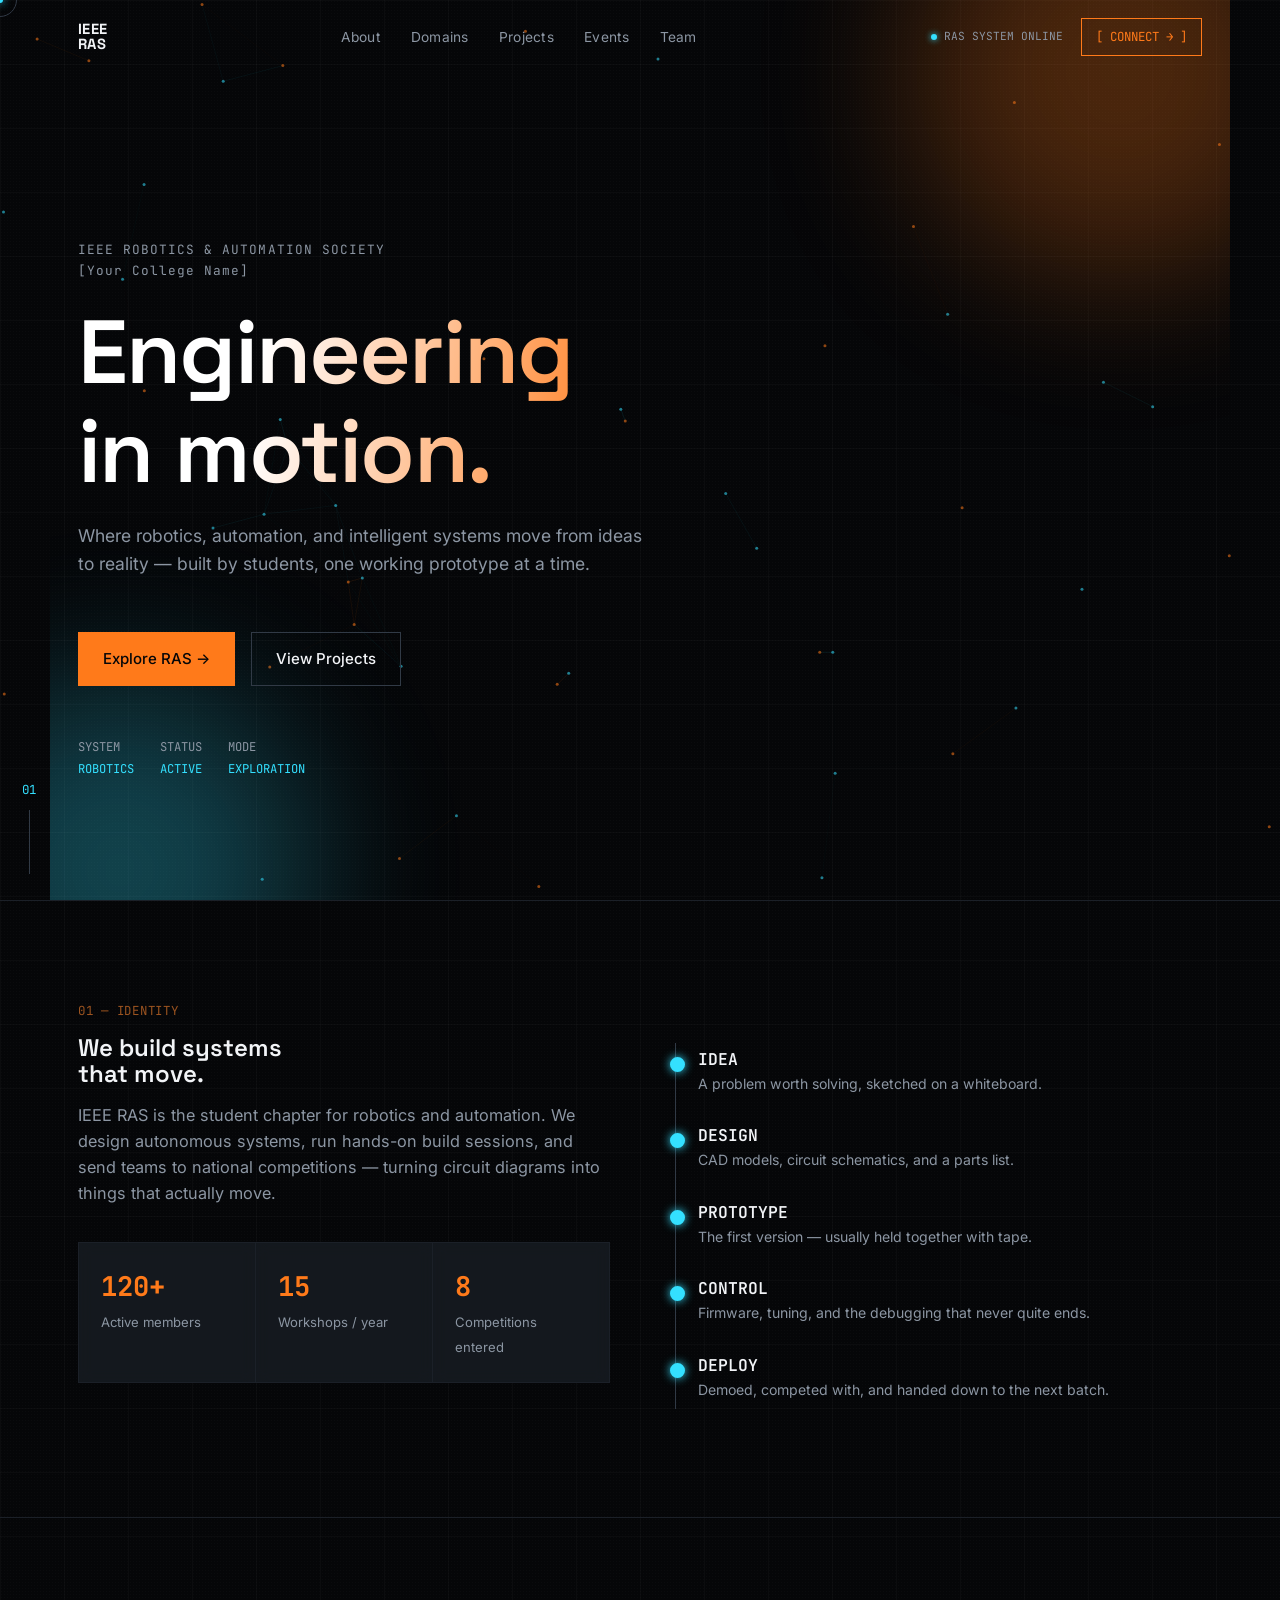
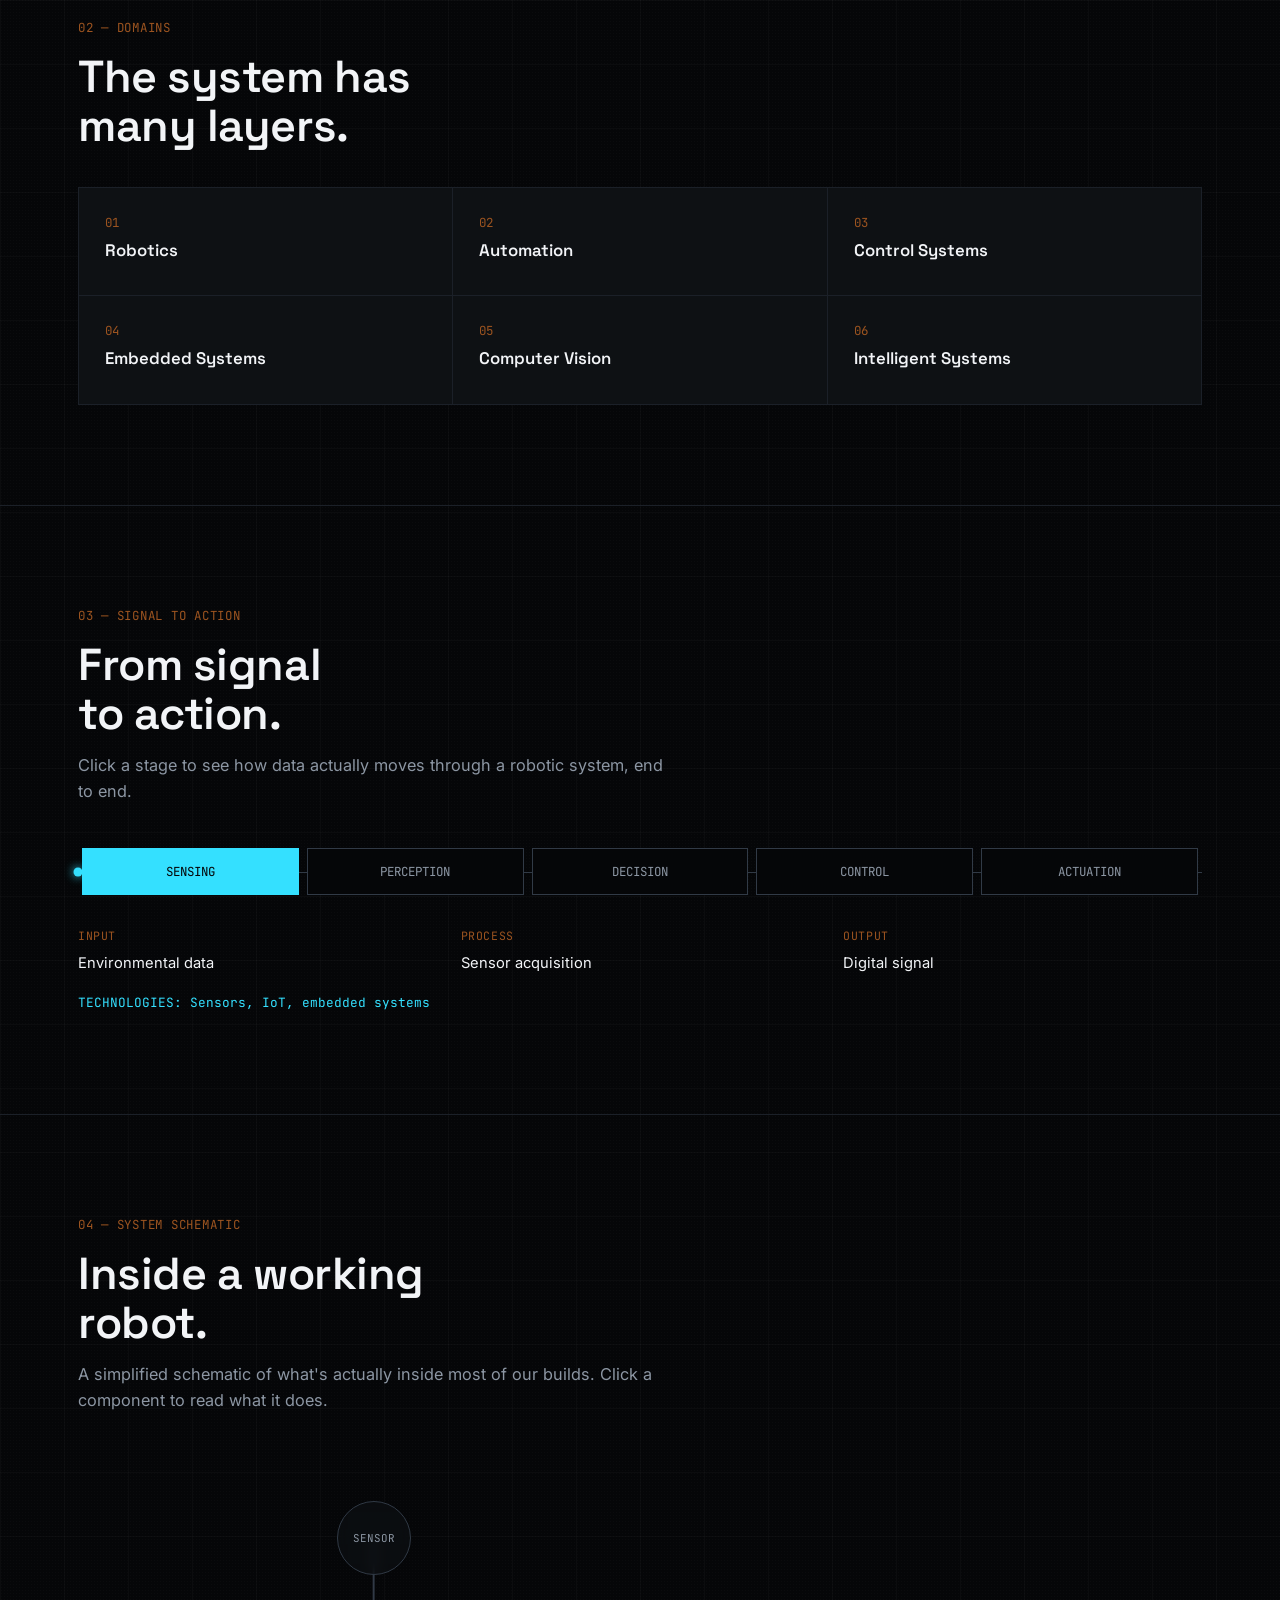
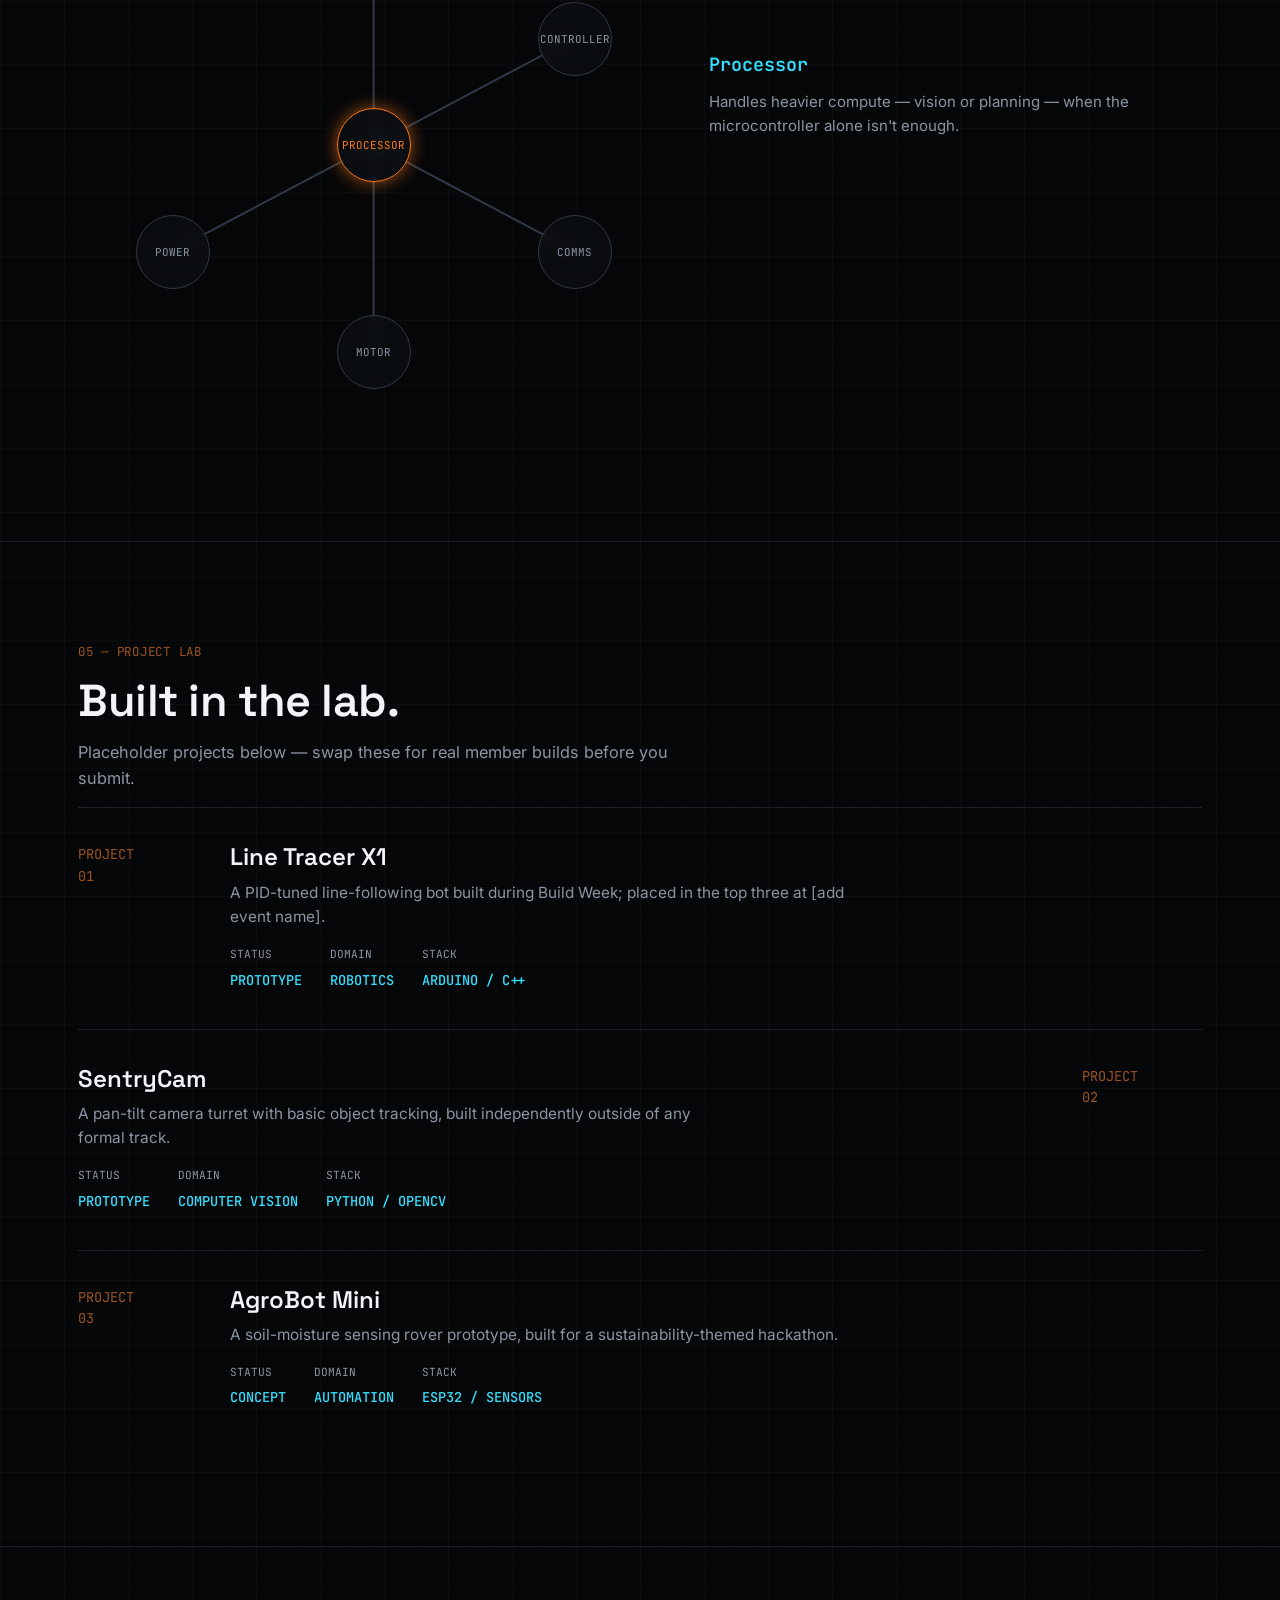
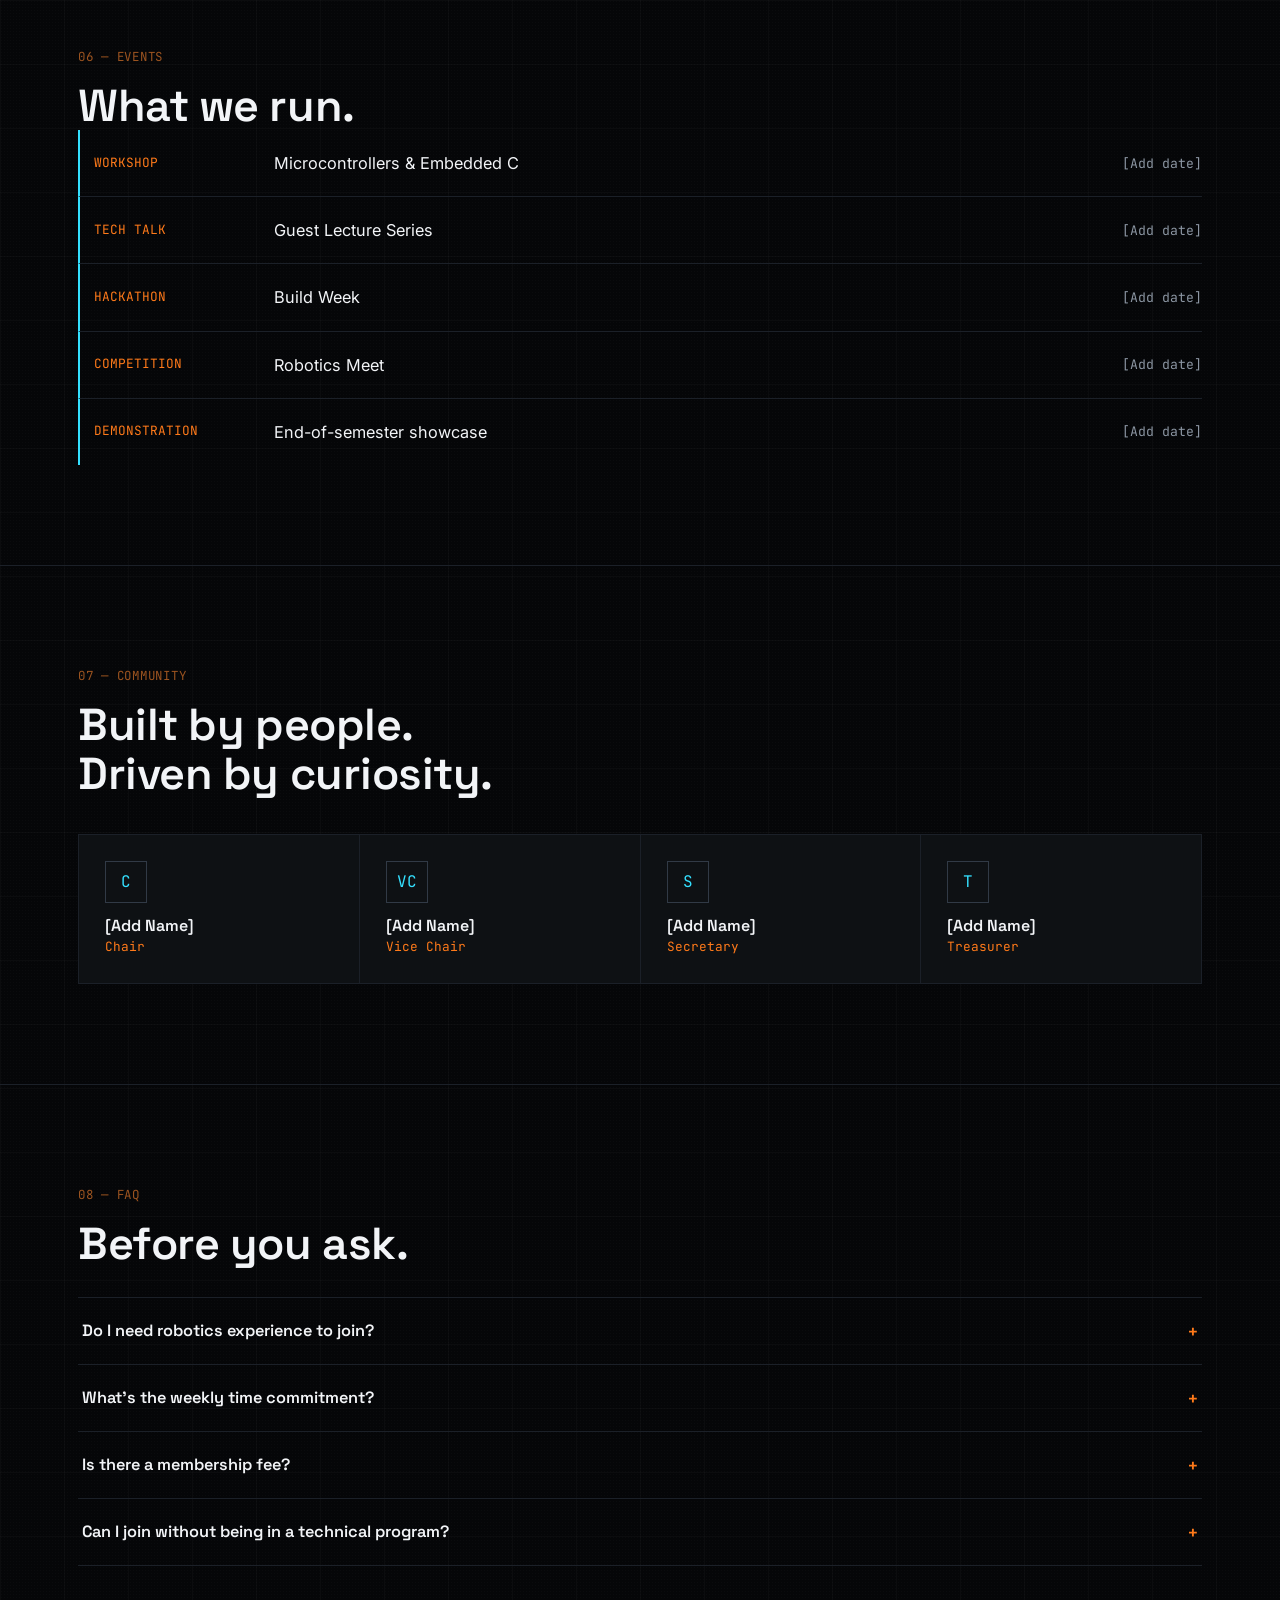
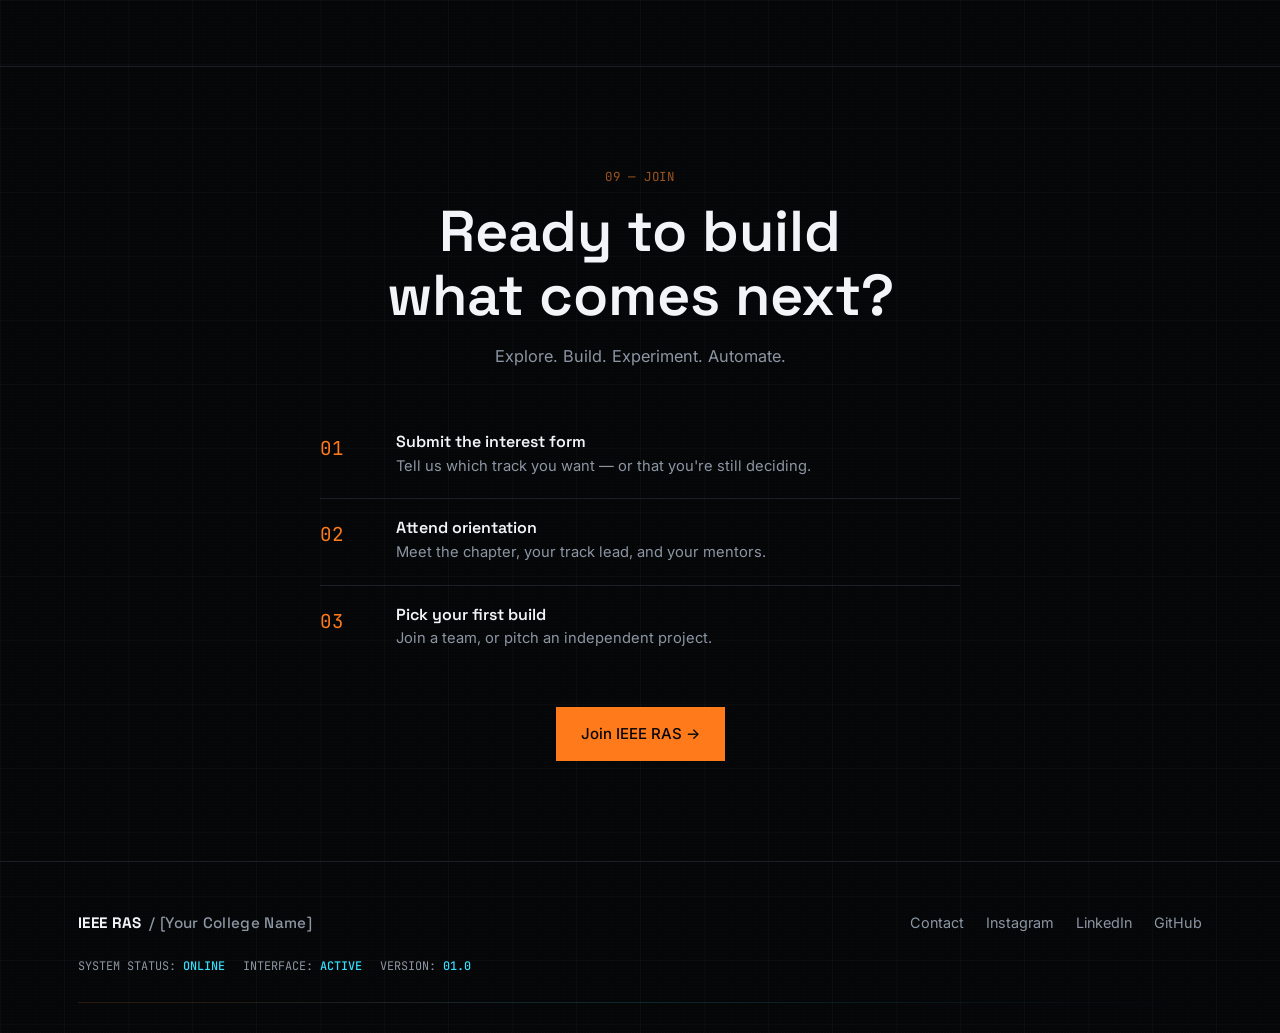
<file: index.html>
<!DOCTYPE html>
<!--
  ============================================================
  QUICK EDIT GUIDE — replace these before you submit:
  1. "[Your College Name]"        → search this file, appears twice
  2. Stats in #identity           → your chapter's real member/event counts
  3. Signal-stage copy in #signal → fine to leave; it's generic and true
  4. Project cards in #lab        → real member projects (swap placeholders)
  5. Events in #events            → real event names + dates
  6. Names/roles in #community    → your actual office bearers
  7. FAQ fee answer in #faq       → your chapter's real membership fee
  8. Contact email & socials      → in the footer
  ============================================================
-->
<html lang="en">
<head>
<meta charset="UTF-8">
<meta name="viewport" content="width=device-width, initial-scale=1.0">
<title>IEEE RAS — Engineering in Motion</title>
<meta name="description" content="IEEE Robotics &amp; Automation Society student chapter — autonomous systems, competitive robotics, workshops, and a hands-on build community.">
<meta property="og:title" content="IEEE RAS — Engineering in Motion">
<meta property="og:description" content="The student chapter for robotics and automation — autonomous systems, competitive robotics, and hands-on build culture.">
<meta property="og:type" content="website">
<link rel="icon" type="image/svg+xml" href="favicon.svg">
<link rel="preconnect" href="https://fonts.googleapis.com">
<link rel="preconnect" href="https://fonts.gstatic.com" crossorigin>
<link href="https://fonts.googleapis.com/css2?family=Space+Grotesk:wght@400;500;600;700&family=Inter:wght@400;500;600&family=JetBrains+Mono:wght@400;500&display=swap" rel="stylesheet">
<link rel="stylesheet" href="style.css">
</head>
<body>

<div id="boot-screen" aria-hidden="true">
  <div class="boot-inner">
    <div class="boot-lines">
      <p class="boot-line">&gt; INITIALIZING RAS SYSTEM<span class="ok">...</span></p>
      <p class="boot-line">&gt; LOADING ROBOTICS MODULE<span class="ok">...</span></p>
      <p class="boot-line">&gt; CALIBRATING INTERFACE<span class="ok">...</span></p>
      <p class="boot-line">&gt; CONNECTING SYSTEMS<span class="ok">...</span></p>
      <p class="boot-line">&gt; SYSTEM READY <span class="ok">✓</span></p>
    </div>
    <div class="boot-progress"><div class="boot-progress-bar"></div></div>
  </div>
</div>

<div id="cursor-dot" aria-hidden="true"></div>
<div id="cursor-ring" aria-hidden="true"></div>
<canvas id="bg-canvas" aria-hidden="true"></canvas>
<div id="scroll-bar" aria-hidden="true"></div>

<div class="scroll-indicator" aria-hidden="true">
  <div class="scroll-indicator-num mono">01</div>
  <div class="scroll-indicator-line"><div class="scroll-indicator-fill"></div></div>
</div>

<header>
  <div class="wrap nav">
    <a class="brand" href="#top"><span>IEEE</span><span>RAS</span></a>
    <ul class="nav-links">
      <li><a href="#identity">About</a></li>
      <li><a href="#domains">Domains</a></li>
      <li><a href="#lab">Projects</a></li>
      <li><a href="#events">Events</a></li>
      <li><a href="#community">Team</a></li>
    </ul>
    <div class="nav-right">
      <div class="nav-status mono"><span class="dot"></span>RAS SYSTEM ONLINE</div>
      <a class="nav-cta" href="#join">[ CONNECT → ]</a>
    </div>
    <button class="nav-toggle mono" id="navToggle" aria-label="Open menu" aria-expanded="false" aria-controls="mobile-menu">☰</button>
  </div>
</header>

<div class="mobile-menu" id="mobile-menu">
  <button class="mobile-menu-close mono" aria-label="Close menu">✕</button>
  <a href="#identity">About</a>
  <a href="#domains">Domains</a>
  <a href="#lab">Projects</a>
  <a href="#events">Events</a>
  <a href="#community">Team</a>
  <a href="#join">Join</a>
</div>

<main id="top">

  <section class="hero wrap">
    <div class="glow-blob orange"></div>
    <div class="glow-blob cyan"></div>
    <div class="hero-label mono">IEEE ROBOTICS &amp; AUTOMATION SOCIETY<br>[Your College Name]</div>
    <h1>Engineering<br>in motion.</h1>
    <p class="hero-sub">Where robotics, automation, and intelligent systems move from ideas to
    reality — built by students, one working prototype at a time.</p>
    <div class="hero-ctas">
      <a class="btn btn-primary magnetic" href="#domains">Explore RAS →</a>
      <a class="btn btn-ghost magnetic" href="#lab">View Projects</a>
    </div>
    <div class="status-readout">
      <div><span class="k">SYSTEM</span><span class="v">ROBOTICS</span></div>
      <div><span class="k">STATUS</span><span class="v">ACTIVE</span></div>
      <div><span class="k">MODE</span><span class="v">EXPLORATION</span></div>
    </div>
  </section>

  <section id="identity">
    <div class="wrap">
      <div class="section-label mono">01 — IDENTITY</div>
      <div class="identity-grid">
        <div class="reveal">
          <h2>We build systems<br>that move.</h2>
          <p class="lede">IEEE RAS is the student chapter for robotics and automation. We
          design autonomous systems, run hands-on build sessions, and send teams to national
          competitions — turning circuit diagrams into things that actually move.</p>
          <div class="glance-strip">
            <div class="glance-cell"><b data-target="120" data-suffix="+">0</b><span>Active members</span></div>
            <div class="glance-cell"><b data-target="15">0</b><span>Workshops / year</span></div>
            <div class="glance-cell"><b data-target="8">0</b><span>Competitions entered</span></div>
          </div>
        </div>
        <div class="pipeline">
          <div class="pipeline-step reveal"><h3 class="mono">IDEA</h3><p>A problem worth solving, sketched on a whiteboard.</p></div>
          <div class="pipeline-step reveal"><h3 class="mono">DESIGN</h3><p>CAD models, circuit schematics, and a parts list.</p></div>
          <div class="pipeline-step reveal"><h3 class="mono">PROTOTYPE</h3><p>The first version — usually held together with tape.</p></div>
          <div class="pipeline-step reveal"><h3 class="mono">CONTROL</h3><p>Firmware, tuning, and the debugging that never quite ends.</p></div>
          <div class="pipeline-step reveal"><h3 class="mono">DEPLOY</h3><p>Demoed, competed with, and handed down to the next batch.</p></div>
        </div>
      </div>
    </div>
  </section>

  <section id="domains">
    <div class="wrap reveal">
      <div class="section-label mono">02 — DOMAINS</div>
      <div class="section-head"><h2>The system has<br>many layers.</h2></div>
      <div class="domain-grid">
        <button class="domain-module" aria-expanded="false">
          <span class="domain-index mono">01</span><h3>Robotics</h3>
          <div class="domain-desc">Mechanical design, actuation, and the physical bodies our systems live in.</div>
        </button>
        <button class="domain-module" aria-expanded="false">
          <span class="domain-index mono">02</span><h3>Automation</h3>
          <div class="domain-desc">Systems that run a process end-to-end with minimal human input.</div>
        </button>
        <button class="domain-module" aria-expanded="false">
          <span class="domain-index mono">03</span><h3>Control Systems</h3>
          <div class="domain-desc">The feedback loops and tuning that keep a robot stable and predictable.</div>
        </button>
        <button class="domain-module" aria-expanded="false">
          <span class="domain-index mono">04</span><h3>Embedded Systems</h3>
          <div class="domain-desc">Microcontrollers, firmware, and the code that runs closest to the hardware.</div>
        </button>
        <button class="domain-module" aria-expanded="false">
          <span class="domain-index mono">05</span><h3>Computer Vision</h3>
          <div class="domain-desc">Letting a robot make sense of a camera feed in real time.</div>
        </button>
        <button class="domain-module" aria-expanded="false">
          <span class="domain-index mono">06</span><h3>Intelligent Systems</h3>
          <div class="domain-desc">Lightweight decision-making layered on top of everything else here.</div>
        </button>
      </div>
    </div>
  </section>

  <section id="signal">
    <div class="wrap reveal">
      <div class="section-label mono">03 — SIGNAL TO ACTION</div>
      <div class="section-head">
        <h2>From signal<br>to action.</h2>
        <p class="lede">Click a stage to see how data actually moves through a robotic system,
        end to end.</p>
      </div>
      <div class="signal-track" role="tablist" aria-label="Signal pipeline stages">
        <div class="signal-line"></div>
        <div class="signal-dot"></div>
        <button class="signal-stage" role="tab" aria-selected="true"
          data-input="Environmental data" data-process="Sensor acquisition"
          data-output="Digital signal" data-tech="Sensors, IoT, embedded systems">SENSING</button>
        <button class="signal-stage" role="tab" aria-selected="false"
          data-input="Raw digital signal" data-process="Filtering and feature extraction"
          data-output="Structured sensor data" data-tech="Signal processing, computer vision">PERCEPTION</button>
        <button class="signal-stage" role="tab" aria-selected="false"
          data-input="Structured sensor data" data-process="Rule-based or learned decision logic"
          data-output="A chosen action" data-tech="Control theory, lightweight ML">DECISION</button>
        <button class="signal-stage" role="tab" aria-selected="false"
          data-input="Chosen action" data-process="Translating intent into motor commands"
          data-output="Control signal" data-tech="PID control, motor drivers">CONTROL</button>
        <button class="signal-stage" role="tab" aria-selected="false"
          data-input="Control signal" data-process="Physical movement or output"
          data-output="Real-world action" data-tech="Motors, servos, actuators">ACTUATION</button>
      </div>
      <div class="signal-panel">
        <div class="signal-panel-grid">
          <div><span class="mono">INPUT</span><p id="signal-input"></p></div>
          <div><span class="mono">PROCESS</span><p id="signal-process"></p></div>
          <div><span class="mono">OUTPUT</span><p id="signal-output"></p></div>
        </div>
        <div class="signal-tech mono" id="signal-tech"></div>
      </div>
    </div>
  </section>

  <section id="twin">
    <div class="wrap reveal">
      <div class="section-label mono">04 — SYSTEM SCHEMATIC</div>
      <div class="section-head">
        <h2>Inside a working<br>robot.</h2>
        <p class="lede">A simplified schematic of what's actually inside most of our builds.
        Click a component to read what it does.</p>
      </div>
      <div class="schematic">
        <div class="schematic-diagram">
          <svg viewBox="0 0 300 300" aria-hidden="true">
            <line x1="150" y1="150" x2="150" y2="45" stroke="#313a46" stroke-width="1"/>
            <line x1="150" y1="150" x2="252" y2="96" stroke="#313a46" stroke-width="1"/>
            <line x1="150" y1="150" x2="252" y2="204" stroke="#313a46" stroke-width="1"/>
            <line x1="150" y1="150" x2="150" y2="255" stroke="#313a46" stroke-width="1"/>
            <line x1="150" y1="150" x2="48" y2="204" stroke="#313a46" stroke-width="1"/>
          </svg>
          <button class="twin-node active" style="top:50%; left:50%;"
            data-title="Processor" data-desc="Handles heavier compute — vision or planning — when the microcontroller alone isn't enough.">PROCESSOR</button>
          <button class="twin-node" style="top:15%; left:50%;"
            data-title="Sensor" data-desc="Reads the environment — distance, light, orientation — and turns it into raw signal.">SENSOR</button>
          <button class="twin-node" style="top:32%; left:84%;"
            data-title="Controller" data-desc="The microcontroller running the logic that decides what happens next.">CONTROLLER</button>
          <button class="twin-node" style="top:68%; left:84%;"
            data-title="Communication" data-desc="Wireless or wired links back to a controller, base station, or another robot.">COMMS</button>
          <button class="twin-node" style="top:85%; left:50%;"
            data-title="Motor" data-desc="Converts electrical signal into physical motion.">MOTOR</button>
          <button class="twin-node" style="top:68%; left:16%;"
            data-title="Power" data-desc="Batteries and regulation — the part everyone forgets about until it runs out.">POWER</button>
        </div>
        <div class="schematic-panel">
          <h3 id="schematic-title" class="mono">PROCESSOR</h3>
          <p id="schematic-desc"></p>
        </div>
      </div>
    </div>
  </section>

  <section id="lab">
    <div class="wrap reveal">
      <div class="section-label mono">05 — PROJECT LAB</div>
      <div class="section-head">
        <h2>Built in the lab.</h2>
        <p class="lede">Placeholder projects below — swap these for real member builds before
        you submit.</p>
      </div>
      <div class="lab-panel">
        <div class="lab-index mono">PROJECT<br>01</div>
        <div>
          <h3>Line Tracer X1</h3>
          <p>A PID-tuned line-following bot built during Build Week; placed in the top three
          at [add event name].</p>
          <div class="lab-meta">
            <div><span>STATUS</span><b>PROTOTYPE</b></div>
            <div><span>DOMAIN</span><b>ROBOTICS</b></div>
            <div><span>STACK</span><b>ARDUINO / C++</b></div>
          </div>
        </div>
      </div>
      <div class="lab-panel">
        <div class="lab-index mono">PROJECT<br>02</div>
        <div>
          <h3>SentryCam</h3>
          <p>A pan-tilt camera turret with basic object tracking, built independently outside
          of any formal track.</p>
          <div class="lab-meta">
            <div><span>STATUS</span><b>PROTOTYPE</b></div>
            <div><span>DOMAIN</span><b>COMPUTER VISION</b></div>
            <div><span>STACK</span><b>PYTHON / OPENCV</b></div>
          </div>
        </div>
      </div>
      <div class="lab-panel">
        <div class="lab-index mono">PROJECT<br>03</div>
        <div>
          <h3>AgroBot Mini</h3>
          <p>A soil-moisture sensing rover prototype, built for a sustainability-themed
          hackathon.</p>
          <div class="lab-meta">
            <div><span>STATUS</span><b>CONCEPT</b></div>
            <div><span>DOMAIN</span><b>AUTOMATION</b></div>
            <div><span>STACK</span><b>ESP32 / SENSORS</b></div>
          </div>
        </div>
      </div>
    </div>
  </section>

  <section id="events">
    <div class="wrap reveal">
      <div class="section-label mono">06 — EVENTS</div>
      <div class="section-head"><h2>What we run.</h2></div>
      <div class="event-list">
        <div class="event-row reveal">
          <div class="event-tag mono">WORKSHOP</div>
          <div class="event-name">Microcontrollers &amp; Embedded C</div>
          <div class="event-note">[Add date]</div>
        </div>
        <div class="event-row reveal">
          <div class="event-tag mono">TECH TALK</div>
          <div class="event-name">Guest Lecture Series</div>
          <div class="event-note">[Add date]</div>
        </div>
        <div class="event-row reveal">
          <div class="event-tag mono">HACKATHON</div>
          <div class="event-name">Build Week</div>
          <div class="event-note">[Add date]</div>
        </div>
        <div class="event-row reveal">
          <div class="event-tag mono">COMPETITION</div>
          <div class="event-name">Robotics Meet</div>
          <div class="event-note">[Add date]</div>
        </div>
        <div class="event-row reveal">
          <div class="event-tag mono">DEMONSTRATION</div>
          <div class="event-name">End-of-semester showcase</div>
          <div class="event-note">[Add date]</div>
        </div>
      </div>
    </div>
  </section>

  <section id="community">
    <div class="wrap reveal">
      <div class="section-label mono">07 — COMMUNITY</div>
      <div class="section-head"><h2>Built by people.<br>Driven by curiosity.</h2></div>
      <div class="community-grid">
        <div class="community-card"><div class="community-avatar mono">C</div><h3>[Add Name]</h3><div class="community-role">Chair</div></div>
        <div class="community-card"><div class="community-avatar mono">VC</div><h3>[Add Name]</h3><div class="community-role">Vice Chair</div></div>
        <div class="community-card"><div class="community-avatar mono">S</div><h3>[Add Name]</h3><div class="community-role">Secretary</div></div>
        <div class="community-card"><div class="community-avatar mono">T</div><h3>[Add Name]</h3><div class="community-role">Treasurer</div></div>
      </div>
    </div>
  </section>

  <section id="faq">
    <div class="wrap reveal">
      <div class="section-label mono">08 — FAQ</div>
      <div class="section-head"><h2>Before you ask.</h2></div>
      <div class="faq-list">
        <div class="faq-item">
          <button class="faq-question">Do I need robotics experience to join?<span class="faq-icon mono">+</span></button>
          <div class="faq-answer"><p>No. Most members start with zero hardware experience — that's what Build Week and the workshops are for.</p></div>
        </div>
        <div class="faq-item">
          <button class="faq-question">What's the weekly time commitment?<span class="faq-icon mono">+</span></button>
          <div class="faq-answer"><p>It varies by track and season — expect a couple of hours a week outside of event crunch periods.</p></div>
        </div>
        <div class="faq-item">
          <button class="faq-question">Is there a membership fee?<span class="faq-icon mono">+</span></button>
          <div class="faq-answer"><p>[Add your chapter's fee structure here, or say membership is free if it is.]</p></div>
        </div>
        <div class="faq-item">
          <button class="faq-question">Can I join without being in a technical program?<span class="faq-icon mono">+</span></button>
          <div class="faq-answer"><p>Yes — teams need documentation, outreach, and event coordination as much as they need firmware.</p></div>
        </div>
      </div>
    </div>
  </section>

  <section id="join" class="cta-section">
    <div class="wrap reveal">
      <div class="section-label mono" style="text-align:center;">09 — JOIN</div>
      <h2>Ready to build<br>what comes next?</h2>
      <p class="lede">Explore. Build. Experiment. Automate.</p>
      <div class="steps">
        <div class="step"><div><h3>Submit the interest form</h3><p>Tell us which track you want — or that you're still deciding.</p></div></div>
        <div class="step"><div><h3>Attend orientation</h3><p>Meet the chapter, your track lead, and your mentors.</p></div></div>
        <div class="step"><div><h3>Pick your first build</h3><p>Join a team, or pitch an independent project.</p></div></div>
      </div>
      <div class="hero-ctas" style="justify-content:center; margin-top:36px;">
        <a class="btn btn-primary magnetic" href="mailto:ieee.ras@yourcollege.edu">Join IEEE RAS →</a>
      </div>
    </div>
  </section>

</main>

<footer>
  <div class="wrap">
    <div class="foot-row">
      <div class="brand brand-row mono" style="font-size:0.95rem;">IEEE RAS <span class="brand-sub">/ [Your College Name]</span></div>
      <ul class="foot-links">
        <li><a href="mailto:ieee.ras@yourcollege.edu">Contact</a></li>
        <li><a href="#" target="_blank" rel="noopener">Instagram</a></li>
        <li><a href="#" target="_blank" rel="noopener">LinkedIn</a></li>
        <li><a href="https://github.com/" target="_blank" rel="noopener">GitHub</a></li>
      </ul>
    </div>
    <div class="foot-readout">
      <span>SYSTEM STATUS: <b>ONLINE</b></span>
      <span>INTERFACE: <b>ACTIVE</b></span>
      <span>VERSION: <b>01.0</b></span>
    </div>
    <div class="foot-fadeline"></div>
  </div>
</footer>

<script src="main.js"></script>
</body>
</html>
</file>
<file: style.css>
:root{
  --bg: #050608;
  --bg-2: #0a0d10;
  --panel: rgba(16,19,23,0.55);
  --panel-solid: #0e1114;
  --line: #1b2028;
  --line-bright: #313a46;
  --orange: #ff7a1a;
  --orange-dim: #9c5420;
  --cyan: #34e0ff;
  --cyan-dim: #1f7a8c;
  --text: #f2f4f7;
  --muted: #8c96a3;
  --maxw: 1180px;
}
*{box-sizing:border-box;}
html{scroll-behavior:smooth;}
html.has-custom-cursor, html.has-custom-cursor *{ cursor:none !important; }
body{
  margin:0;
  background:var(--bg);
  color:var(--text);
  font-family:'Inter',sans-serif;
  line-height:1.6;
  -webkit-font-smoothing:antialiased;
  overflow-x:hidden;
}
/* fine grain noise + grid, layered once on body */
body{
  background-image:
    radial-gradient(rgba(255,255,255,0.02) 1px, transparent 1px),
    linear-gradient(rgba(255,255,255,0.025) 1px, transparent 1px),
    linear-gradient(90deg, rgba(255,255,255,0.025) 1px, transparent 1px);
  background-size:3px 3px, 64px 64px, 64px 64px;
}
h1,h2,h3{ font-family:'Space Grotesk',sans-serif; font-weight:600; line-height:1.1; margin:0; }
.mono{ font-family:'JetBrains Mono',monospace; }
a{ color:inherit; }
img{ max-width:100%; display:block; }
.wrap{ max-width:var(--maxw); margin:0 auto; padding:0 28px; }
button{ font-family:inherit; }
:focus-visible{ outline:2px solid var(--cyan); outline-offset:3px; }

::-webkit-scrollbar{ width:9px; }
::-webkit-scrollbar-track{ background:var(--bg); }
::-webkit-scrollbar-thumb{ background:linear-gradient(var(--orange), var(--cyan)); border-radius:6px; }

/* ============ BOOT SEQUENCE ============ */
#boot-screen{
  position:fixed; inset:0; z-index:999; background:var(--bg);
  display:flex; align-items:center; justify-content:center;
  transition:opacity .5s ease, visibility .5s ease;
}
#boot-screen.hidden{ opacity:0; visibility:hidden; pointer-events:none; }
.boot-inner{ width:min(420px, 86vw); }
.boot-lines{ min-height:132px; }
.boot-line{
  font-family:'JetBrains Mono',monospace; font-size:0.82rem; color:var(--cyan);
  opacity:0; margin:0 0 8px; letter-spacing:0.02em;
}
.boot-line.shown{ opacity:1; }
.boot-line .ok{ color:var(--orange); }
.boot-progress{ height:2px; background:var(--line); margin-top:18px; overflow:hidden; }
.boot-progress-bar{ height:100%; width:0%; background:linear-gradient(90deg, var(--orange), var(--cyan)); }

/* ============ CUSTOM CURSOR ============ */
#cursor-dot, #cursor-ring{
  position:fixed; top:0; left:0; pointer-events:none; z-index:998;
  border-radius:50%; transform:translate(-50%,-50%); display:none;
}
html.has-custom-cursor #cursor-dot, html.has-custom-cursor #cursor-ring{ display:block; }
#cursor-dot{ width:6px; height:6px; background:var(--cyan); box-shadow:0 0 8px var(--cyan); }
#cursor-ring{
  width:34px; height:34px; border:1px solid var(--line-bright);
  transition:transform .18s ease-out, border-color .18s ease, width .18s ease, height .18s ease, background .18s ease;
}
#cursor-ring.is-active{
  border-color:var(--orange); background:rgba(255,122,26,0.08);
  width:52px; height:52px;
}

/* ============ AMBIENT BACKGROUND + PROGRESS ============ */
#bg-canvas{ position:fixed; inset:0; z-index:-1; width:100%; height:100%; pointer-events:none; }
#scroll-bar{
  position:fixed; top:0; left:0; height:2px; width:100%;
  background:linear-gradient(90deg, var(--orange), var(--cyan));
  transform:scaleX(0); transform-origin:left; z-index:97;
}
main, footer{ position:relative; z-index:1; }

/* side scroll indicator */
.scroll-indicator{
  position:fixed; left:22px; bottom:26px; z-index:40;
  display:flex; flex-direction:column; align-items:center; gap:10px;
}
.scroll-indicator-num{ font-family:'JetBrains Mono',monospace; font-size:0.78rem; color:var(--cyan); }
.scroll-indicator-line{ width:1px; height:64px; background:var(--line-bright); position:relative; overflow:hidden; }
.scroll-indicator-fill{ position:absolute; top:0; left:0; width:100%; background:var(--orange); height:0%; transition:height .3s ease; }
@media (max-width:880px){ .scroll-indicator{ display:none; } }

/* ============ HEADER / NAV ============ */
header{ position:fixed; top:0; left:0; right:0; z-index:60; padding:18px 0; transition:background .3s ease, border-color .3s ease, padding .3s ease; }
.nav{ display:flex; align-items:center; justify-content:space-between; }
header.scrolled{ background:rgba(5,6,8,0.72); backdrop-filter:blur(14px); border-bottom:1px solid var(--line); padding:12px 0; }
.brand{ display:flex; flex-direction:column; line-height:1; text-decoration:none; font-family:'Space Grotesk',sans-serif; font-weight:700; font-size:0.92rem; letter-spacing:0.02em; }
.brand.brand-row{ flex-direction:row; align-items:center; gap:8px; }
.brand-sub{ color:var(--muted); font-weight:500; }
.nav-links{ display:flex; gap:30px; list-style:none; margin:0; padding:0; }
.nav-links a{ text-decoration:none; color:var(--muted); font-size:0.86rem; letter-spacing:0.02em; transition:color .15s ease; }
.nav-links a:hover{ color:var(--text); }
.nav-right{ display:flex; align-items:center; gap:18px; }
.nav-status{ display:flex; align-items:center; gap:7px; font-family:'JetBrains Mono',monospace; font-size:0.7rem; color:var(--muted); }
.nav-status .dot{ width:6px; height:6px; border-radius:50%; background:var(--cyan); box-shadow:0 0 6px var(--cyan); animation:pulseDot 2.2s ease-in-out infinite; }
.nav-cta{ border:1px solid var(--orange); color:var(--orange); font-family:'JetBrains Mono',monospace; font-size:0.78rem; padding:8px 14px; text-decoration:none; transition:background .15s ease, color .15s ease; }
.nav-cta:hover{ background:var(--orange); color:#050608; }
.nav-toggle{ display:none; background:none; border:1px solid var(--line-bright); color:var(--text); padding:8px 12px; }
@keyframes pulseDot{ 0%,100%{ opacity:1; } 50%{ opacity:0.35; } }

.mobile-menu{
  position:fixed; inset:0; background:var(--bg); z-index:59;
  display:flex; flex-direction:column; align-items:flex-start; justify-content:center; gap:22px;
  padding:0 32px; transform:translateY(-100%); transition:transform .35s ease; visibility:hidden;
}
.mobile-menu.open{ transform:translateY(0); visibility:visible; }
.mobile-menu a{ font-family:'Space Grotesk',sans-serif; font-size:1.8rem; text-decoration:none; color:var(--text); }
.mobile-menu-close{ position:absolute; top:22px; right:28px; background:none; border:1px solid var(--line-bright); color:var(--text); padding:8px 12px; }

/* ============ SECTION SCAFFOLDING ============ */
section{ padding:100px 0; position:relative; }
section + section{ border-top:1px solid var(--line); }
.section-label{ font-family:'JetBrains Mono',monospace; font-size:0.78rem; color:var(--orange-dim); letter-spacing:0.06em; margin-bottom:14px; }
.section-head h2{ font-size:clamp(1.9rem, 3.6vw, 2.8rem); letter-spacing:-0.01em; }
.lede{ color:var(--muted); max-width:60ch; margin-top:14px; font-size:1.02rem; }

.reveal{ opacity:0; transform:translateY(18px); transition:opacity .7s ease, transform .7s ease; }
.reveal.is-visible{ opacity:1; transform:none; }
@media (prefers-reduced-motion: reduce){ .reveal{ opacity:1; transform:none; transition:none; } }

.glow-blob{ position:absolute; border-radius:50%; filter:blur(80px); opacity:0.28; pointer-events:none; z-index:-1; }
.glow-blob.orange{ background:var(--orange); }
.glow-blob.cyan{ background:var(--cyan); }

/* ============ HERO ============ */
.hero{ min-height:100vh; display:flex; flex-direction:column; justify-content:center; padding-top:120px; position:relative; overflow:hidden; }
.hero .glow-blob.orange{ width:420px; height:420px; top:-140px; right:-100px; }
.hero .glow-blob.cyan{ width:380px; height:380px; bottom:-160px; left:-120px; }
.hero-label{ font-family:'JetBrains Mono',monospace; font-size:0.8rem; color:var(--muted); letter-spacing:0.08em; margin-bottom:22px; }
.hero h1{
  font-size:clamp(2.6rem, 7vw, 5.6rem); letter-spacing:-0.02em; max-width:16ch;
  background:linear-gradient(100deg, #fff 20%, var(--orange) 60%, var(--cyan) 100%);
  -webkit-background-clip:text; background-clip:text; color:transparent;
}
.hero-sub{ color:var(--muted); font-size:1.1rem; max-width:52ch; margin-top:22px; }
.hero-ctas{ display:flex; gap:16px; margin-top:36px; flex-wrap:wrap; }
.btn{ padding:14px 24px; text-decoration:none; font-weight:500; font-size:0.94rem; border:1px solid transparent; transition:transform .15s ease, box-shadow .15s ease; display:inline-block; }
.btn-primary{ background:var(--orange); color:#050608; }
.btn-primary:hover{ box-shadow:0 0 26px -4px var(--orange); }
.btn-ghost{ border-color:var(--line-bright); color:var(--text); }
.btn-ghost:hover{ border-color:var(--cyan); color:var(--cyan); box-shadow:0 0 20px -6px var(--cyan); }

.status-readout{ display:flex; gap:26px; margin-top:52px; flex-wrap:wrap; }
.status-readout div{ font-family:'JetBrains Mono',monospace; font-size:0.76rem; }
.status-readout .k{ color:var(--muted); display:block; margin-bottom:3px; }
.status-readout .v{ color:var(--cyan); }

/* ============ IDENTITY ============ */
.identity-grid{ display:grid; grid-template-columns:1fr 1fr; gap:60px; align-items:start; }
.glance-strip{ display:grid; grid-template-columns:repeat(3,1fr); gap:1px; background:var(--line); border:1px solid var(--line); margin-top:36px; }
.glance-cell{ background:var(--panel); backdrop-filter:blur(6px); padding:22px; }
.glance-cell b{ display:block; font-family:'JetBrains Mono',monospace; font-size:1.7rem; color:var(--orange); }
.glance-cell span{ color:var(--muted); font-size:0.82rem; }

.pipeline{ display:flex; flex-direction:column; gap:0; position:relative; padding-left:28px; }
.pipeline::before{ content:""; position:absolute; left:5px; top:8px; bottom:8px; width:1px; background:var(--line-bright); }
.pipeline-step{ position:relative; padding:16px 0; }
.pipeline-step::before{
  content:""; position:absolute; left:-28px; top:22px; width:11px; height:11px; border-radius:50%;
  background:var(--bg-2); border:2px solid var(--line-bright); transition:border-color .4s ease, background .4s ease, box-shadow .4s ease;
}
.pipeline-step.is-visible::before{ border-color:var(--cyan); background:var(--cyan); box-shadow:0 0 10px var(--cyan); }
.pipeline-step h3{ font-size:1.02rem; margin-bottom:4px; }
.pipeline-step p{ color:var(--muted); font-size:0.88rem; margin:0; }

/* ============ DOMAINS ============ */
.domain-grid{ display:grid; grid-template-columns:repeat(3,1fr); gap:1px; background:var(--line); border:1px solid var(--line); margin-top:36px; }
.domain-module{
  background:var(--panel-solid); border:none; color:var(--text); text-align:left; padding:26px;
  cursor:pointer; display:flex; flex-direction:column; gap:10px; transition:background .2s ease;
}
.domain-module:hover, .domain-module.active{ background:#12161b; }
.domain-index{ font-family:'JetBrains Mono',monospace; color:var(--orange-dim); font-size:0.78rem; }
.domain-module h3{ font-size:1.05rem; }
.domain-desc{ max-height:0; overflow:hidden; transition:max-height .3s ease; color:var(--muted); font-size:0.88rem; }
.domain-module.active .domain-desc{ max-height:120px; }
.domain-module.active .domain-index{ color:var(--cyan); }

/* ============ SIGNAL PIPELINE ============ */
.signal-track{ display:flex; align-items:center; margin-top:44px; position:relative; }
.signal-line{ position:absolute; left:0; right:0; top:50%; height:1px; background:var(--line-bright); z-index:0; }
.signal-dot{
  position:absolute; top:50%; width:9px; height:9px; border-radius:50%; background:var(--cyan);
  box-shadow:0 0 10px var(--cyan); transform:translate(-50%,-50%); transition:left .4s ease; z-index:1;
}
.signal-stage{
  position:relative; z-index:1; flex:1; background:var(--bg); border:1px solid var(--line-bright);
  color:var(--muted); font-family:'JetBrains Mono',monospace; font-size:0.78rem; padding:14px 6px;
  text-align:center; cursor:pointer; margin:0 4px; transition:color .2s ease, border-color .2s ease;
}
.signal-stage.active{ color:var(--bg); background:var(--cyan); border-color:var(--cyan); }
.signal-panel{ margin-top:32px; }
.signal-panel-grid{ display:grid; grid-template-columns:repeat(3,1fr); gap:24px; margin-top:14px; }
.signal-panel-grid div span{ display:block; font-family:'JetBrains Mono',monospace; font-size:0.72rem; color:var(--orange-dim); margin-bottom:6px; letter-spacing:0.05em; }
.signal-panel-grid div p{ margin:0; font-size:0.92rem; color:var(--text); }
.signal-tech{ margin-top:18px; font-family:'JetBrains Mono',monospace; font-size:0.8rem; color:var(--cyan); }

/* ============ SCHEMATIC (twin) ============ */
.schematic{ display:grid; grid-template-columns:1.2fr 1fr; gap:40px; align-items:center; margin-top:36px; }
.schematic-diagram{ position:relative; aspect-ratio:1/1; }
.schematic-diagram svg{ width:100%; height:100%; position:absolute; inset:0; }
.twin-node{
  position:absolute; transform:translate(-50%,-50%);
  width:74px; height:74px; border-radius:50%; border:1px solid var(--line-bright);
  background:var(--panel); backdrop-filter:blur(6px); color:var(--muted);
  font-family:'JetBrains Mono',monospace; font-size:0.68rem; cursor:pointer;
  display:flex; align-items:center; justify-content:center; text-align:center; padding:6px;
  transition:border-color .2s ease, color .2s ease, box-shadow .2s ease;
}
.twin-node.active{ border-color:var(--orange); color:var(--orange); box-shadow:0 0 20px -4px var(--orange); }
.schematic-panel{ min-height:180px; }
.schematic-panel h3{ font-size:1.15rem; margin-bottom:10px; color:var(--cyan); }
.schematic-panel p{ color:var(--muted); font-size:0.94rem; }

/* ============ PROJECT LAB ============ */
.lab-panel{ padding:36px 0; border-top:1px solid var(--line); display:grid; grid-template-columns:120px 1fr; gap:32px; }
.lab-panel:first-child{ border-top:none; }
.lab-index{ font-family:'JetBrains Mono',monospace; color:var(--orange-dim); font-size:0.85rem; }
.lab-panel h3{ font-size:1.5rem; margin-bottom:10px; }
.lab-panel p{ color:var(--muted); font-size:0.96rem; max-width:64ch; margin:0 0 16px; }
.lab-meta{ display:flex; gap:28px; flex-wrap:wrap; }
.lab-meta div span{ display:block; font-family:'JetBrains Mono',monospace; font-size:0.7rem; color:var(--muted); margin-bottom:3px; }
.lab-meta div b{ font-family:'JetBrains Mono',monospace; font-size:0.85rem; color:var(--cyan); font-weight:500; }
.lab-panel:nth-child(even){ direction:rtl; }
.lab-panel:nth-child(even) > *{ direction:ltr; }

/* ============ EVENTS ============ */
.event-row{ display:grid; grid-template-columns:160px 1fr 140px; gap:20px; align-items:center; padding:20px 0; border-top:1px solid var(--line); border-left:2px solid transparent; padding-left:14px; transition:border-color .3s ease; }
.event-row:first-child{ border-top:none; }
.event-row.is-visible{ border-left-color:var(--cyan); }
.event-tag{ font-family:'JetBrains Mono',monospace; color:var(--orange); font-size:0.8rem; }
.event-name{ font-size:1.02rem; }
.event-note{ color:var(--muted); font-size:0.82rem; font-family:'JetBrains Mono',monospace; text-align:right; }

/* ============ COMMUNITY ============ */
.community-grid{ display:grid; grid-template-columns:repeat(4,1fr); gap:1px; background:var(--line); border:1px solid var(--line); margin-top:36px; }
.community-card{ background:var(--panel-solid); padding:26px; text-align:left; }
.community-avatar{ width:42px; height:42px; border:1px solid var(--line-bright); display:flex; align-items:center; justify-content:center; font-family:'JetBrains Mono',monospace; color:var(--cyan); margin-bottom:14px; }
.community-card h3{ font-size:1rem; margin-bottom:2px; }
.community-role{ color:var(--orange); font-size:0.8rem; font-family:'JetBrains Mono',monospace; }

/* ============ FAQ ============ */
.faq-list{ margin-top:28px; border-top:1px solid var(--line); }
.faq-item{ border-bottom:1px solid var(--line); }
.faq-question{ width:100%; text-align:left; background:none; border:none; color:var(--text); font-family:'Space Grotesk',sans-serif; font-size:1.02rem; font-weight:600; padding:22px 4px; cursor:pointer; display:flex; justify-content:space-between; align-items:center; gap:16px; }
.faq-question:hover{ color:var(--cyan); }
.faq-icon{ font-family:'JetBrains Mono',monospace; color:var(--orange); transition:transform .2s ease; flex-shrink:0; }
.faq-item.open .faq-icon{ transform:rotate(45deg); }
.faq-answer{ max-height:0; overflow:hidden; transition:max-height .3s ease; color:var(--muted); font-size:0.94rem; }
.faq-answer p{ margin:0 4px 22px; max-width:64ch; }
.faq-item.open .faq-answer{ max-height:200px; }

/* ============ JOIN / FINAL CTA ============ */
.cta-section{ text-align:center; position:relative; overflow:hidden; }
.cta-converge{ position:absolute; inset:0; z-index:-1; opacity:0.5; }
.cta-section h2{ font-size:clamp(2.2rem, 5vw, 3.6rem); margin:0 auto 16px; max-width:16ch; }
.cta-section .lede{ margin-left:auto; margin-right:auto; }
.steps{ counter-reset:step; margin:44px auto 0; max-width:640px; text-align:left; }
.step{ display:grid; grid-template-columns:56px 1fr; gap:20px; padding:20px 0; border-top:1px solid var(--line); }
.step:first-child{ border-top:none; }
.step::before{ counter-increment:step; content:counter(step,decimal-leading-zero); font-family:'JetBrains Mono',monospace; color:var(--orange); font-size:1.2rem; }
.step h3{ font-size:1rem; margin-bottom:4px; }
.step p{ color:var(--muted); margin:0; font-size:0.92rem; }

/* ============ FOOTER ============ */
footer{ border-top:1px solid var(--line); padding:48px 0 30px; }
.foot-row{ display:flex; justify-content:space-between; align-items:center; flex-wrap:wrap; gap:16px; }
.foot-links{ display:flex; gap:22px; list-style:none; padding:0; margin:0; }
.foot-links a{ color:var(--muted); text-decoration:none; font-size:0.9rem; }
.foot-links a:hover{ color:var(--cyan); }
.foot-readout{ font-family:'JetBrains Mono',monospace; font-size:0.74rem; color:var(--muted); margin-top:22px; display:flex; gap:18px; flex-wrap:wrap; }
.foot-readout b{ color:var(--cyan); font-weight:500; }
.foot-fadeline{ height:1px; margin-top:26px; background:linear-gradient(90deg, var(--orange), var(--cyan), transparent); animation:fadeLine 3s ease forwards; }
@keyframes fadeLine{ 0%{ opacity:1; } 100%{ opacity:0.15; } }

@media (prefers-reduced-motion: reduce){
  html{ scroll-behavior:auto; }
  .nav-status .dot{ animation:none; }
  #cursor-ring{ transition:none; }
  .foot-fadeline{ animation:none; opacity:0.3; }
}

@media (max-width:960px){
  .identity-grid{ grid-template-columns:1fr; }
  .domain-grid{ grid-template-columns:1fr 1fr; }
  .schematic{ grid-template-columns:1fr; }
  .schematic-diagram{ max-width:340px; margin:0 auto; }
  .community-grid{ grid-template-columns:1fr 1fr; }
  .glance-strip{ grid-template-columns:1fr; }
  .signal-track{ flex-wrap:wrap; }
  .signal-line{ display:none; }
  .signal-panel-grid{ grid-template-columns:1fr; }
  .lab-panel{ grid-template-columns:1fr; }
  .lab-panel:nth-child(even){ direction:ltr; }
  .event-row{ grid-template-columns:1fr; text-align:left; }
  .event-note{ text-align:left; }
  .nav-links, .nav-status, .nav-cta{ display:none; }
  .nav-toggle{ display:inline-block; }
}
</file>
